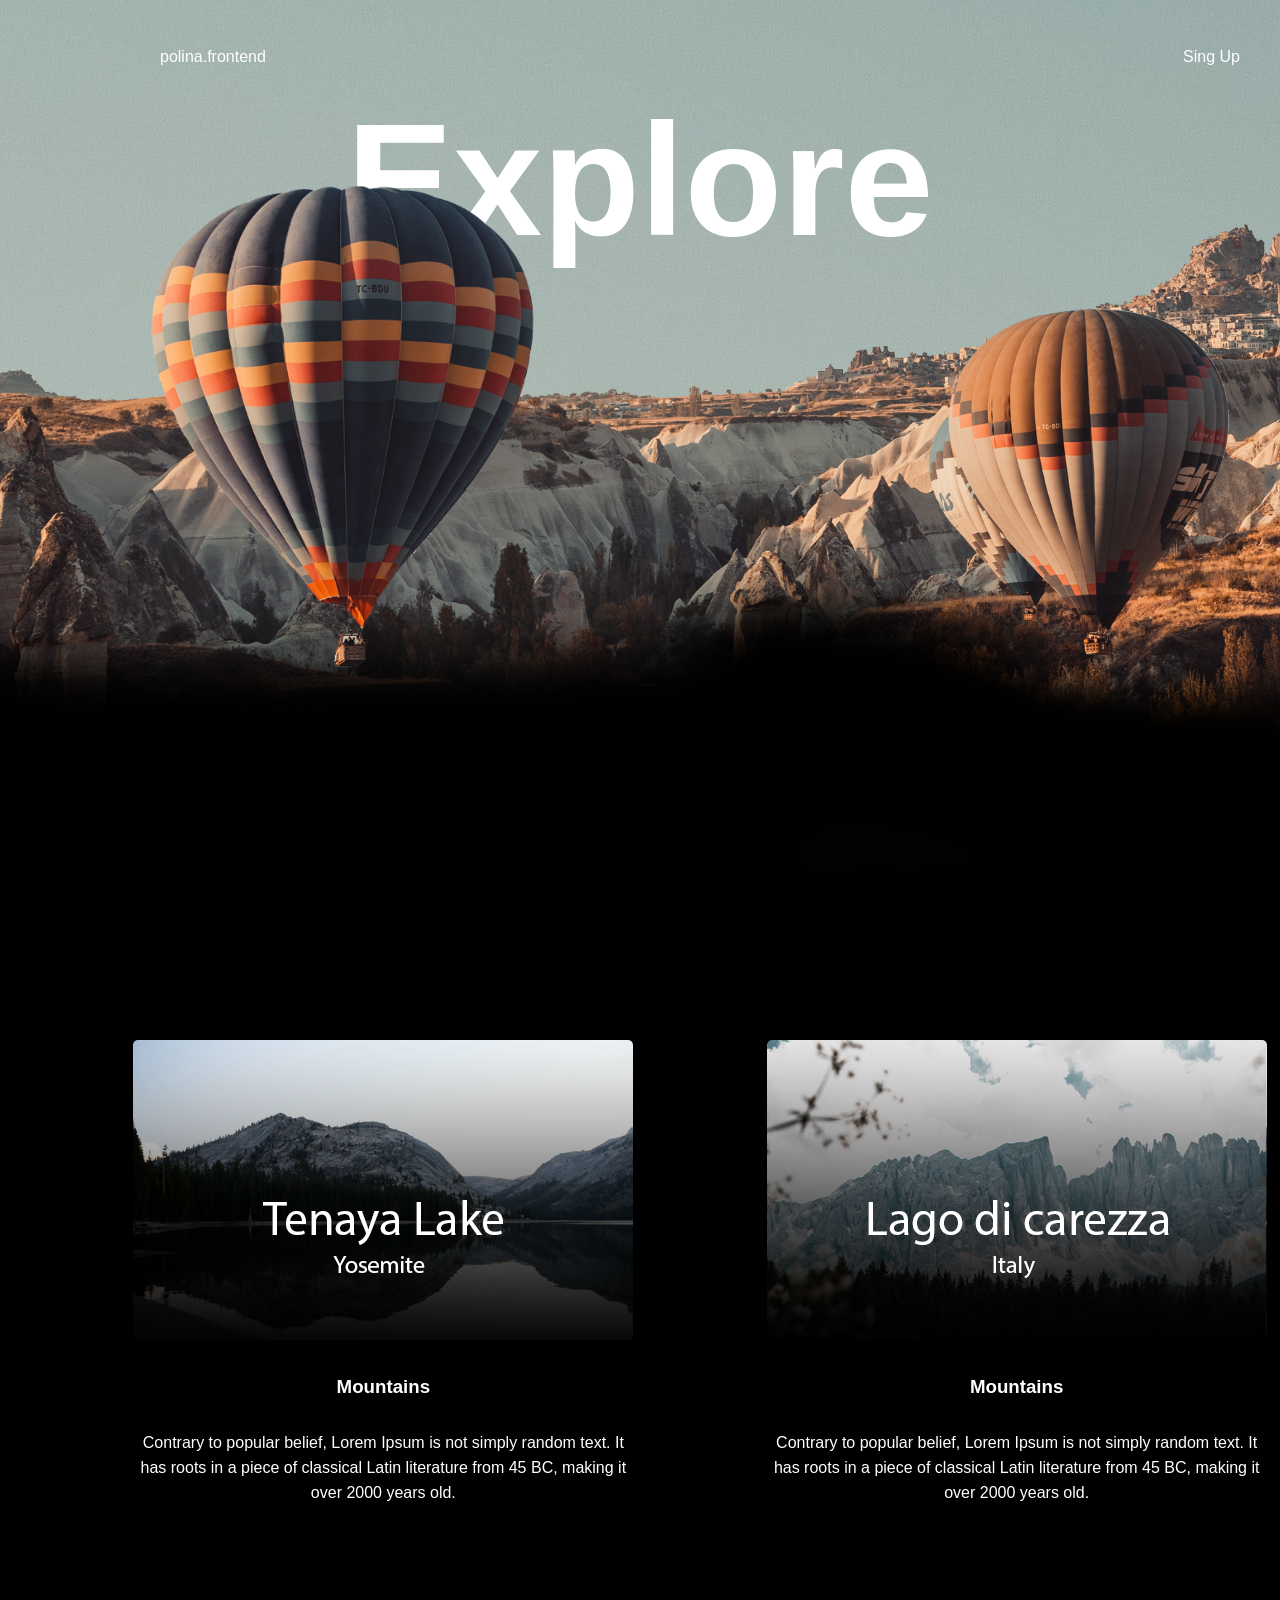
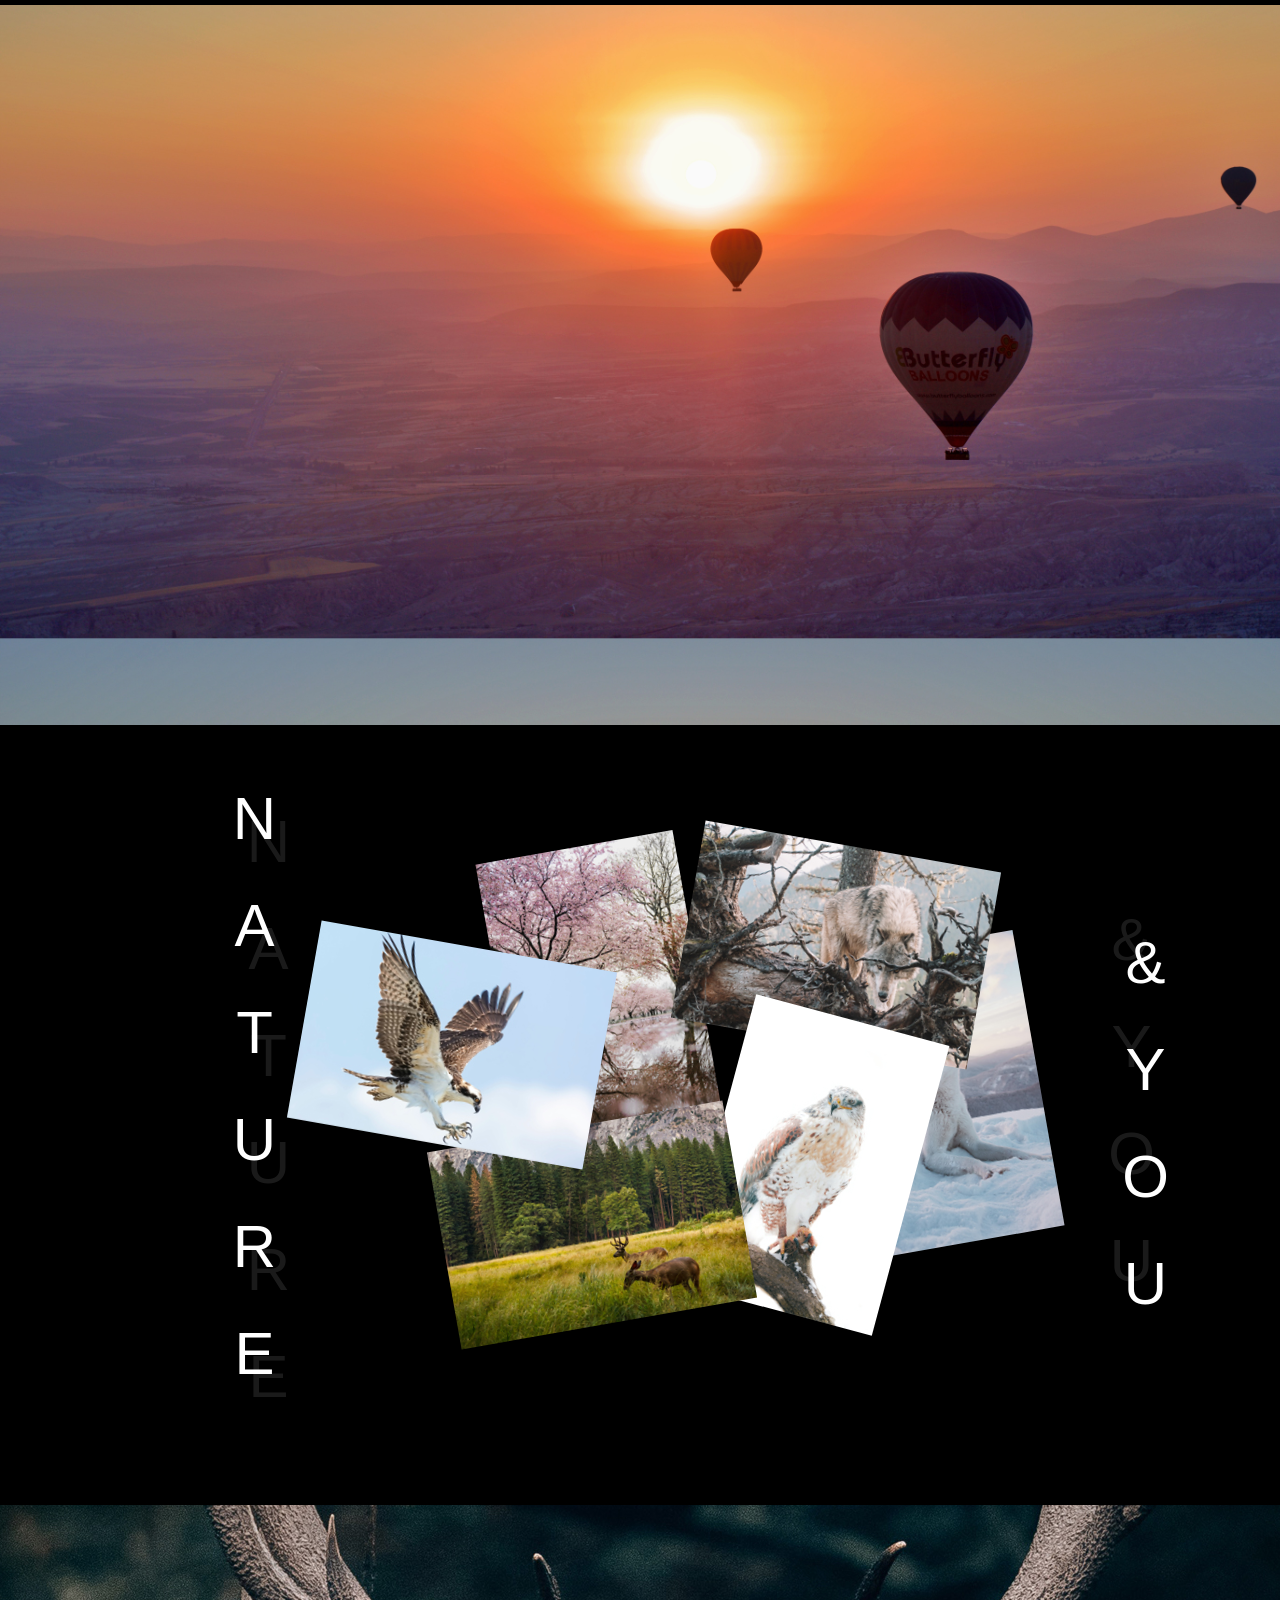
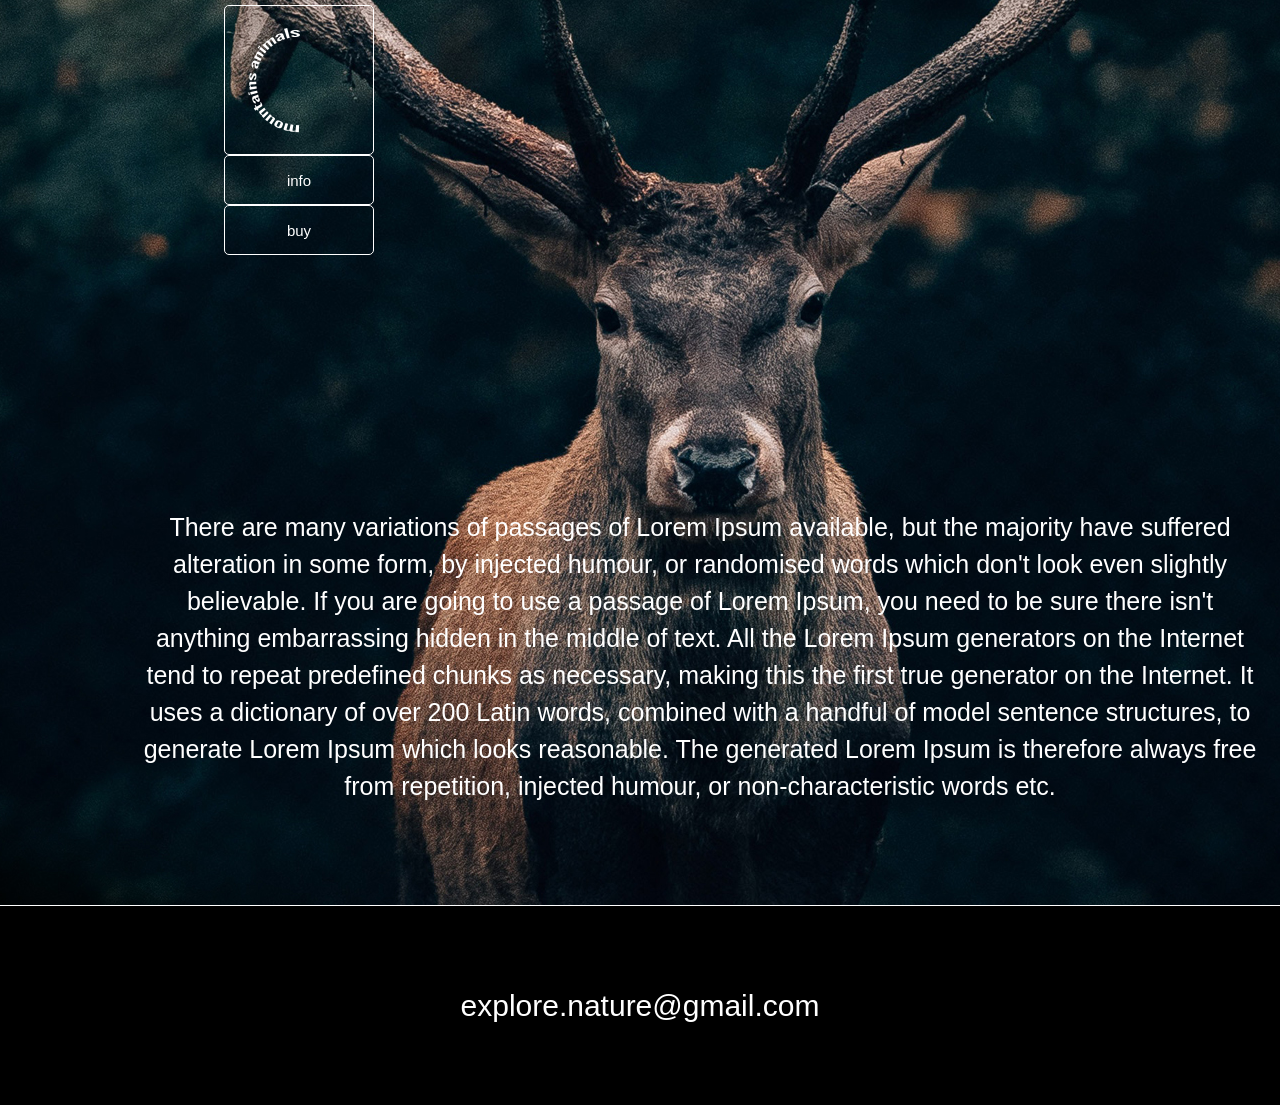
<file: index.html>
<!DOCTYPE html>
<html lang="en">
<head>
    <meta charset="UTF-8">
    <title>Explore</title>
    <meta http-equiv="X-UA-Compatible" content="IE=edge,chrome=1" />
    <meta name="description" content="" />
    <meta name="viewport" content="width=device-width, initial-scale=1" />
    <link rel="stylesheet" href="style.css" />
</head>
<body>
    <section>
        <nav>
            <a href="#">polina.frontend</a>
            <a href="#">Sing Up</a>
        </nav>
        <div class="social">
            <a href="#">
                <svg width="32" height="32" viewBox="0 0 32 32" xmlns="http://www.w3.org/2000/svg">
                    <path d="M26.67 4H5.33C4.97807 4.00262 4.6413 4.14358 4.39244 4.39244C4.14358 4.6413 4.00262 4.97807 4 5.33V26.67C4.00262 27.0219 4.14358 27.3587 4.39244 27.6076C4.6413 27.8564 4.97807 27.9974 5.33 28H16.82V18.72H13.7V15.09H16.82V12.42C16.82 9.32 18.71 7.63 21.49 7.63C22.42 7.63 23.35 7.63 24.28 7.77V11H22.37C20.86 11 20.57 11.72 20.57 12.77V15.08H24.17L23.7 18.71H20.57V28H26.67C27.0219 27.9974 27.3587 27.8564 27.6076 27.6076C27.8564 27.3587 27.9974 27.0219 28 26.67V5.33C27.9974 4.97807 27.8564 4.6413 27.6076 4.39244C27.3587 4.14358 27.0219 4.00262 26.67 4Z"/>
                </svg>
            </a>
            <a href="#">
                <svg width="32" height="32" viewBox="0 0 32 32" xmlns="http://www.w3.org/2000/svg">
                    <path d="M22.4056 11.0343C23.2009 11.0343 23.8456 10.3896 23.8456 9.5943C23.8456 8.79901 23.2009 8.1543 22.4056 8.1543C21.6103 8.1543 20.9656 8.79901 20.9656 9.5943C20.9656 10.3896 21.6103 11.0343 22.4056 11.0343Z"/>
                    <path d="M16.0001 9.83789C14.7813 9.83789 13.5899 10.1993 12.5766 10.8764C11.5632 11.5535 10.7734 12.5159 10.307 13.6419C9.84056 14.7679 9.71853 16.0069 9.9563 17.2023C10.1941 18.3976 10.781 19.4956 11.6428 20.3574C12.5046 21.2192 13.6026 21.8061 14.7979 22.0439C15.9933 22.2817 17.2323 22.1596 18.3583 21.6932C19.4843 21.2268 20.4467 20.437 21.1238 19.4236C21.8009 18.4103 22.1623 17.2189 22.1623 16.0001C22.1623 14.3658 21.5131 12.7984 20.3574 11.6428C19.2018 10.4871 17.6344 9.83789 16.0001 9.83789ZM16.0001 20.0001C15.209 20.0001 14.4356 19.7655 13.7778 19.326C13.12 18.8864 12.6073 18.2617 12.3046 17.5308C12.0018 16.7999 11.9226 15.9957 12.077 15.2197C12.2313 14.4438 12.6123 13.7311 13.1717 13.1717C13.7311 12.6123 14.4438 12.2313 15.2197 12.0769C15.9957 11.9226 16.7999 12.0018 17.5308 12.3046C18.2617 12.6073 18.8864 13.12 19.326 13.7778C19.7655 14.4356 20.0001 15.209 20.0001 16.0001C20.0001 17.061 19.5787 18.0784 18.8285 18.8285C18.0784 19.5787 17.061 20.0001 16.0001 20.0001Z"/>
                    <path d="M16 6.1622C19.2041 6.1622 19.5837 6.1744 20.849 6.2322C21.61 6.24126 22.3637 6.38103 23.0773 6.6454C23.5948 6.84509 24.0648 7.15087 24.457 7.5431C24.8492 7.93532 25.155 8.4053 25.3547 8.9228C25.6191 9.63641 25.7588 10.3901 25.7679 11.1511C25.8256 12.4164 25.8379 12.796 25.8379 16.0001C25.8379 19.2042 25.8257 19.5838 25.7679 20.8491C25.7588 21.6101 25.6191 22.3638 25.3547 23.0774C25.155 23.5949 24.8492 24.0649 24.457 24.4571C24.0648 24.8493 23.5948 25.1551 23.0773 25.3548C22.3637 25.6192 21.61 25.7589 20.849 25.768C19.5838 25.8257 19.2044 25.838 16 25.838C12.7956 25.838 12.4162 25.8258 11.151 25.768C10.39 25.7589 9.63631 25.6192 8.9227 25.3548C8.4052 25.1551 7.93522 24.8493 7.543 24.4571C7.15077 24.0649 6.84499 23.5949 6.6453 23.0774C6.38093 22.3638 6.24116 21.6101 6.2321 20.8491C6.1744 19.5838 6.1621 19.2042 6.1621 16.0001C6.1621 12.796 6.1743 12.4164 6.2321 11.1511C6.24116 10.3901 6.38093 9.63641 6.6453 8.9228C6.84497 8.40528 7.15076 7.93529 7.54298 7.54304C7.93521 7.1508 8.40519 6.845 8.9227 6.6453C9.63631 6.38093 10.39 6.24116 11.151 6.2321C12.4163 6.1744 12.7959 6.1621 16 6.1621V6.1622ZM16 4C12.741 4 12.3323 4.0138 11.0524 4.0722C10.0571 4.09218 9.07229 4.28079 8.14 4.63C7.34273 4.93831 6.61868 5.4098 6.01424 6.01424C5.4098 6.61868 4.93831 7.34273 4.63 8.14C4.28073 9.07245 4.09213 10.0574 4.0722 11.0529C4.0138 12.3323 4 12.741 4 16C4 19.259 4.0138 19.6677 4.0722 20.9476C4.09214 21.9431 4.28075 22.928 4.63 23.8605C4.93831 24.6578 5.4098 25.3818 6.01424 25.9863C6.61868 26.5907 7.34273 27.0622 8.14 27.3705C9.07245 27.7198 10.0574 27.9084 11.0529 27.9283C12.3323 27.9862 12.741 28 16 28C19.259 28 19.6677 27.9862 20.9476 27.9278C21.9431 27.9079 22.928 27.7193 23.8605 27.37C24.6578 27.0617 25.3818 26.5902 25.9863 25.9858C26.5907 25.3813 27.0622 24.6573 27.3705 23.86C27.7198 22.9275 27.9084 21.9426 27.9283 20.9471C27.9862 19.6677 28 19.259 28 16C28 12.741 27.9862 12.3323 27.9278 11.0524C27.9078 10.0571 27.7192 9.07229 27.37 8.14C27.0616 7.34283 26.5901 6.61887 25.9857 6.01452C25.3812 5.41017 24.6572 4.93876 23.86 4.6305C22.9275 4.28124 21.9426 4.09264 20.9471 4.0727C19.6677 4.0138 19.259 4 16 4Z"/>
                </svg>
            </a>
            <a href="#">
                <svg width="32" height="32" viewBox="0 0 32 32" xmlns="http://www.w3.org/2000/svg">
                    <path d="M29.41 9.25995C29.2507 8.66799 28.9387 8.12826 28.5052 7.69479C28.0717 7.26131 27.532 6.94929 26.94 6.78995C24.76 6.19995 16 6.19995 16 6.19995C16 6.19995 7.24002 6.19995 5.06002 6.78995C4.46806 6.94929 3.92833 7.26131 3.49485 7.69479C3.06138 8.12826 2.74936 8.66799 2.59002 9.25995C2.18297 11.4832 1.98543 13.7398 2.00002 16C1.98543 18.2601 2.18297 20.5167 2.59002 22.74C2.74936 23.3319 3.06138 23.8716 3.49485 24.3051C3.92833 24.7386 4.46806 25.0506 5.06002 25.2099C7.24002 25.7999 16 25.7999 16 25.7999C16 25.7999 24.76 25.7999 26.94 25.2099C27.532 25.0506 28.0717 24.7386 28.5052 24.3051C28.9387 23.8716 29.2507 23.3319 29.41 22.74C29.8171 20.5167 30.0146 18.2601 30 16C30.0146 13.7398 29.8171 11.4832 29.41 9.25995ZM13.2 20.2V11.8L20.47 16L13.2 20.2Z"/>
                </svg>
            </a>
        </div>
        <div class="container" id="main">
            <h2 class="main-title" id="title">Explore</h2>
            <img src="3.png" id="bg1">
            <img src="1.png" id="balloon">
            <img src="2.png" id="balloons">
        </div>
        <div class="content" id="content">
            <div class="content-images">
                <div class="content-block left" id="left">
                    <img src="222.jpg" class="w22">
                    <h3  class="text">Mountains</h3>
                    <p>Contrary to popular belief, Lorem Ipsum is not simply random text. It has roots in a piece of classical Latin literature from 45 BC, making it over 2000 years old. </p>
                </div>
                <div class="content-block right" id="right">
                    <img src="333.jpg" class="w33">
                    <h3 class="text">Mountains</h3>
                    <p>Contrary to popular belief, Lorem Ipsum is not simply random text. It has roots in a piece of classical Latin literature from 45 BC, making it over 2000 years old. </p>
                </div>
            </div>
        </div>
        <div id="air" class="air">
        </div>
        <div class="photos" id="photos">
            <p id="nature">nature</p>
            <p id="nature2">nature</p>
            <div class="items">
                <div class="photo1_hover">
                    <img src="11.jpg" id="photo1">
                </div>
                <img src="22.jpg" id="photo2">
                <img src="33.jpg" id="photo3">
                <img src="44.jpg" id="photo4">
                <img src="55.jpg" id="photo6">
                <img src="66.jpg" id="photo5">
            </div>
            <p id="you">&you</p>
            <p id="you2">&you</p>
        </div>
        <div class="photo">
            <div class="textRotate">
                <img src="15.png"  id="textRotate">
            </div>
            <button class="btn-info">info</button>
            <button class="btn-buy">buy</button>
            <p class="photo-text" id="photo-text">There are many variations of passages of Lorem Ipsum available, but the majority have suffered alteration in some form, by injected humour, or randomised words which don't look even slightly believable. If you are going to use a passage of Lorem Ipsum, you need to be sure there isn't anything embarrassing hidden in the middle of text. All the Lorem Ipsum generators on the Internet tend to repeat predefined chunks as necessary, making this the first true generator on the Internet. It uses a dictionary of over 200 Latin words, combined with a handful of model sentence structures, to generate Lorem Ipsum which looks reasonable. The generated Lorem Ipsum is therefore always free from repetition, injected humour, or non-characteristic words etc.</p>
        </div>
        <div class="footer" id="footer">
            <p class="footer-text">explore.nature@gmail.com</p>
        </div>
    </section>

    <script src="./script.js"></script>
</body>
</html>
</file>
<file: style.css>
@keyframes slideInFromTop {
    0% {
        transform: translateY(50%);
    }
    100% {
        transform: translateY(0);
    }
}

@keyframes slideInFromBottom {
    0% {
        transform: translateY(50%);
    }
    100% {
        transform: translateY(0);
    }
}

@keyframes slideInFromBottomAir {
    0% {
        transform: translateY(-100%);
    }
    100% {
        transform: translateY(0);
    }
}

@keyframes slideIn {
    0% {
        opacity: 0;
    }
    100% {
        opacity: 1;
    }
}

@keyframes slideInleft {
    0% {
        opacity: 0;
        transform: translateX(-50%);
    }
    100% {
        opacity: 1;
        transform: translateX(0);
    }
}

@keyframes slideInRight {
    0% {
        opacity: 0;
        transform: translateX(50%);
    }
    100% {
        opacity: 1;
        transform: translateX(0);
    }
}

@keyframes rotateAnimation1 {
    0% {
        transform: rotate(-45deg);
        left: 45%;
        top: 50px;
        opacity: 0.5;
    }
    100% {
        left: 49%;
        top: -20px;
        transform: rotate(10deg);
        opacity: 1;
    }
}

@keyframes rotateAnimation2 {
    0% {
        left: 47%;
        bottom: 155px;
        transform: rotate(45deg);
        opacity: 0.5;
    }
    100% {
        left: 51%;
        bottom: 50px;
        transform: rotate(15deg);
        opacity: 1;
    }
}

@keyframes rotateAnimation3 {
    0% {
        right: 45%;
        top: 50px;
        transform: rotate(-45deg);
        opacity: 0.5;
    }
    100% {
        right: 50%;
        top: -20px;
        transform: rotate(-10deg);
        opacity: 1;
    }
}

@keyframes rotateAnimation4 {
    0% {
        right: 42%;
        bottom: 155px;
        transform: rotate(-45deg);
        opacity: 0.5;
    }
    100% {
        right: 47%;
        bottom: 40px;
        transform: rotate(-10deg);
        opacity: 1;
    }
}

@keyframes rotateAnimation5 {
    0% {
        right: 40%;
        top: 80px;
        transform: rotate(45deg);
        opacity: 0.5;
    }
    100% {
        right: 57%;
        top: 80px;
        transform: rotate(10deg);
        opacity: 1;
    }
}

@keyframes rotateAnimation6 {
    0% {
        left: 40%;
        bottom: 120px;
        transform: rotate(55deg);
        opacity: 0.5;
    }
    100% {
        left: 60%;
        bottom: 120px;
        transform: rotate(-10deg);
        opacity: 1;
    }
}


@keyframes slideInBottom {
    0% {
        opacity: 0;
        transform: translateX(-50%) translateY(200px);
    }
    100% {
        opacity: 1;
        transform: translateX(-50%) translateY(0);
    }
}

@keyframes slideInBottomFooter {
    0% {
        opacity: 0;
        transform: translateY(-100px);
    }
    100% {
        opacity: 1;
        transform: translateY(0);
    }
}

@keyframes rotating {
    100% {
        transform:rotate(360deg);
    }
}

body {
    margin: 0 auto;
    min-width: 1400px;
    max-width: 2500px;
    background-color: black;
}

* {
    margin: 0;
    padding: 0;
    box-sizing: border-box;
    font-family: "Roboto", sans-serif;
}

nav {
    width: 100%;
    display: flex;
    padding: 3rem 10rem;
    justify-content: space-between;
    position: absolute;
    z-index: 20;
}

nav a {
    color: white;
    text-decoration: none;
}

section {
    position: relative;
    width: inherit;
    height: auto;
    overflow: hidden;
}

.social {
    position: absolute;
    top: 400px;
    right: 5%;
    transform: translateY(-50%);
    z-index: 100;
    fill: white;
    text-decoration: none;
    display: flex;
    flex-direction: column;
    align-items: center;
    justify-content: center;
}

.container {
    position: relative;
    z-index: 10;
    width: 100%;
    height: 100vh;
    background-image: url("./bg.jpg");
}

#balloon {
    width: 400px;
    position: absolute;
    left: 10%;
    object-fit: cover;
    z-index: 2;
    animation: 1s ease-out 0s 1 slideInFromBottom;
    transition: top 2s ease 0s;
}

#balloons {
    width: 350px;
    position: absolute;
    right: 10%;
    object-fit: cover;
    z-index: 2;
    animation: 1s ease  slideInFromTop;
    transition: top 2s ease 0s;
}

.air {
    width: 100%;
    min-height: 80vh;
    color: white;
    z-index: 20;
    background-image: url("./bg_air.jpg");
    background-position: center -300px;
    background-size: cover;
}

#bg1 {
    position: absolute;
    height: 100vh;
    object-fit: cover;
    z-index: 2;
    transition: top;
    width: inherit;
}

#title {
    animation: 1s ease-out 0s 1 slideIn;
}

.main-title {
    position: fixed;
    height: 100vh;
    line-height: 100vh;
    top: 20%;
    left: 50%;
    font-size: 10rem;
    transform: translate(-50%, -50%);
    color: white;
    z-index: 2;
}

.content {
    width: 100%;
    min-height: 60vh;
    color: white;
    position: relative;
    z-index: 20;
    background-image: url("./bg-black.png");
    background-position: center top;
}

.content-images {
    display: flex;
    justify-content: space-evenly;
    align-items: center;
    text-align: center;
    padding-top: 10%;
}

.content-images .content-block {
    z-index: 5;
    margin: 0;
}

.content-images .content-block img {
    border-radius: 5px;
}

.content-images .content-block p {
    font-weight: lighter;
    line-height: 25px;
    width: 500px;
    padding-bottom: 100px;
    margin: 0 auto;
}

.text {
    padding: 2rem 0;
}

.left {
    background-color: black;
    border-radius: 5px;
    transform: translateX(-100px);
    opacity: 0;
    animation-fill-mode: forwards;
    animation-duration: 1.5s;
}

.right {
    background-color: black;
    border-radius: 5px;
    transform: translateX(100px);
    opacity: 0;
    animation-duration: 1.5s;
    animation-fill-mode: forwards;
}

.photos {
    height: auto;
    width: 100%;
    background-color: black;
    text-align: center;
    position: relative;
    z-index: 20;
    padding: 10% 0;
}

.items {
    position: relative;
    height: 500px;
}

#nature, #you, #nature2, #you2 {
    position: absolute;
    height: 80%;
    text-align: center;
    padding: 10px;
    writing-mode: vertical-lr;
    text-orientation: upright;
    color: white;
    font-size: 60px;
    letter-spacing: 40px;
    font-weight: lighter;
    text-transform: uppercase;
}

#nature {
    top: 50px;
    left: 15%;
}

#nature2 {
    top: 73px;
    left: 16%;
    opacity: 0.1;
}

#you {
    bottom: 50px;
    right: 15%;
}

#you2 {
    bottom: 73px;
    right: 16%;
    opacity: 0.1;
}

#photo1 {
    position: absolute;
    top: 50px;
    left: 45%;
    z-index: 4;
    opacity: 0.5;
    transform: rotate(-45deg);
    animation-duration: 1s;
    animation-fill-mode: forwards;
}

#photo2 {
    position: absolute;
    left: 47%;
    bottom: 155px;
    opacity: 0.5;
    z-index: 4;
    transform: rotate(45deg);
    animation-duration: 0.5s;
    animation-fill-mode: forwards;
}

#photo3 {
    position: absolute;
    right: 45%;
    z-index: 3;
    transform: rotate(-45deg);
    animation-duration: 0.8s;
    animation-fill-mode: forwards;
    opacity: 0.5;
}

#photo4 {
    position: absolute;
    right: 40%;
    z-index: 4;
    transform: rotate(-45deg);
    animation-duration: 1.5s;
    opacity: 0.5;
    animation-fill-mode: forwards;
}

#photo5 {
    position: absolute;
    right: 40%;
    z-index: 4;
    transform: rotate(45deg);
    animation-duration: 0.9s;
    animation-fill-mode: forwards;
    opacity: 0.5;
}

#photo6 {
    position: absolute;
    left: 40%;
    z-index: 3;
    transform: rotate(-45deg);
    animation-duration: 0.9s;
    animation-fill-mode: forwards;
    opacity: 0.5;
}

.photo {
    height: 1000px;
    width: 100%;
    text-align: center;
    position: relative;
    z-index: 20;
    display: flex;
    justify-content: center;
    background-image: url("./big-photo2.jpg");
    background-position: center -500px;
}

.textRotate {
    width: 150px;
    height: 150px;
    position: absolute;
    top: 10%;
    left: 16%;
    border-radius: 5px;
    border: 1px solid white;
}
.btn-info {
    width: 150px;
    height: 50px;
    position: absolute;
    font-size: 15px;
    top: 25%;
    left: 16%;
    border-radius: 5px;
    border: 1px solid white;
    background-color: transparent;
    color: white;
    transition: background-color ease 0.5s;
}
.btn-buy {
    width: 150px;
    height: 50px;
    font-size: 15px;
    position: absolute;
    top: 30%;
    left: 16%;
    border-radius: 5px;
    border: 1px solid white;
    background-color: transparent;
    color: white;
    transition: background-color ease 0.5s;
}

button:hover {
    background-color: white;
    color: black;
    cursor: pointer;
}

#textRotate {
    animation: rotating 7s linear infinite;
}

.photo-text {
    position: absolute;
    bottom: 10%;
    left: 50%;
    width: 80%;
    transform: translateX(-50%) translateY(-100px);
    color: white;
    font-size: 25px;
    line-height: 37px;
    font-weight: lighter;
    opacity: 0;
    animation-fill-mode: forwards;
    animation-duration: 1s;
}

.footer {
    height: 200px;
    width: 100%;
    max-width: 100vw;
    background-color: black;
    text-align: center;
    position: relative;
    z-index: 20;
    display: flex;
    justify-content: center;
    align-items: center;
    transform: translateY(-100px);
    opacity: 0;
    animation-fill-mode: forwards;
    animation-duration: 1s;
    border-top: 1px solid white;
}

.footer-text {
    color: white;
    font-size: 30px;
}

.hide {
    display: none;
}
</file>
